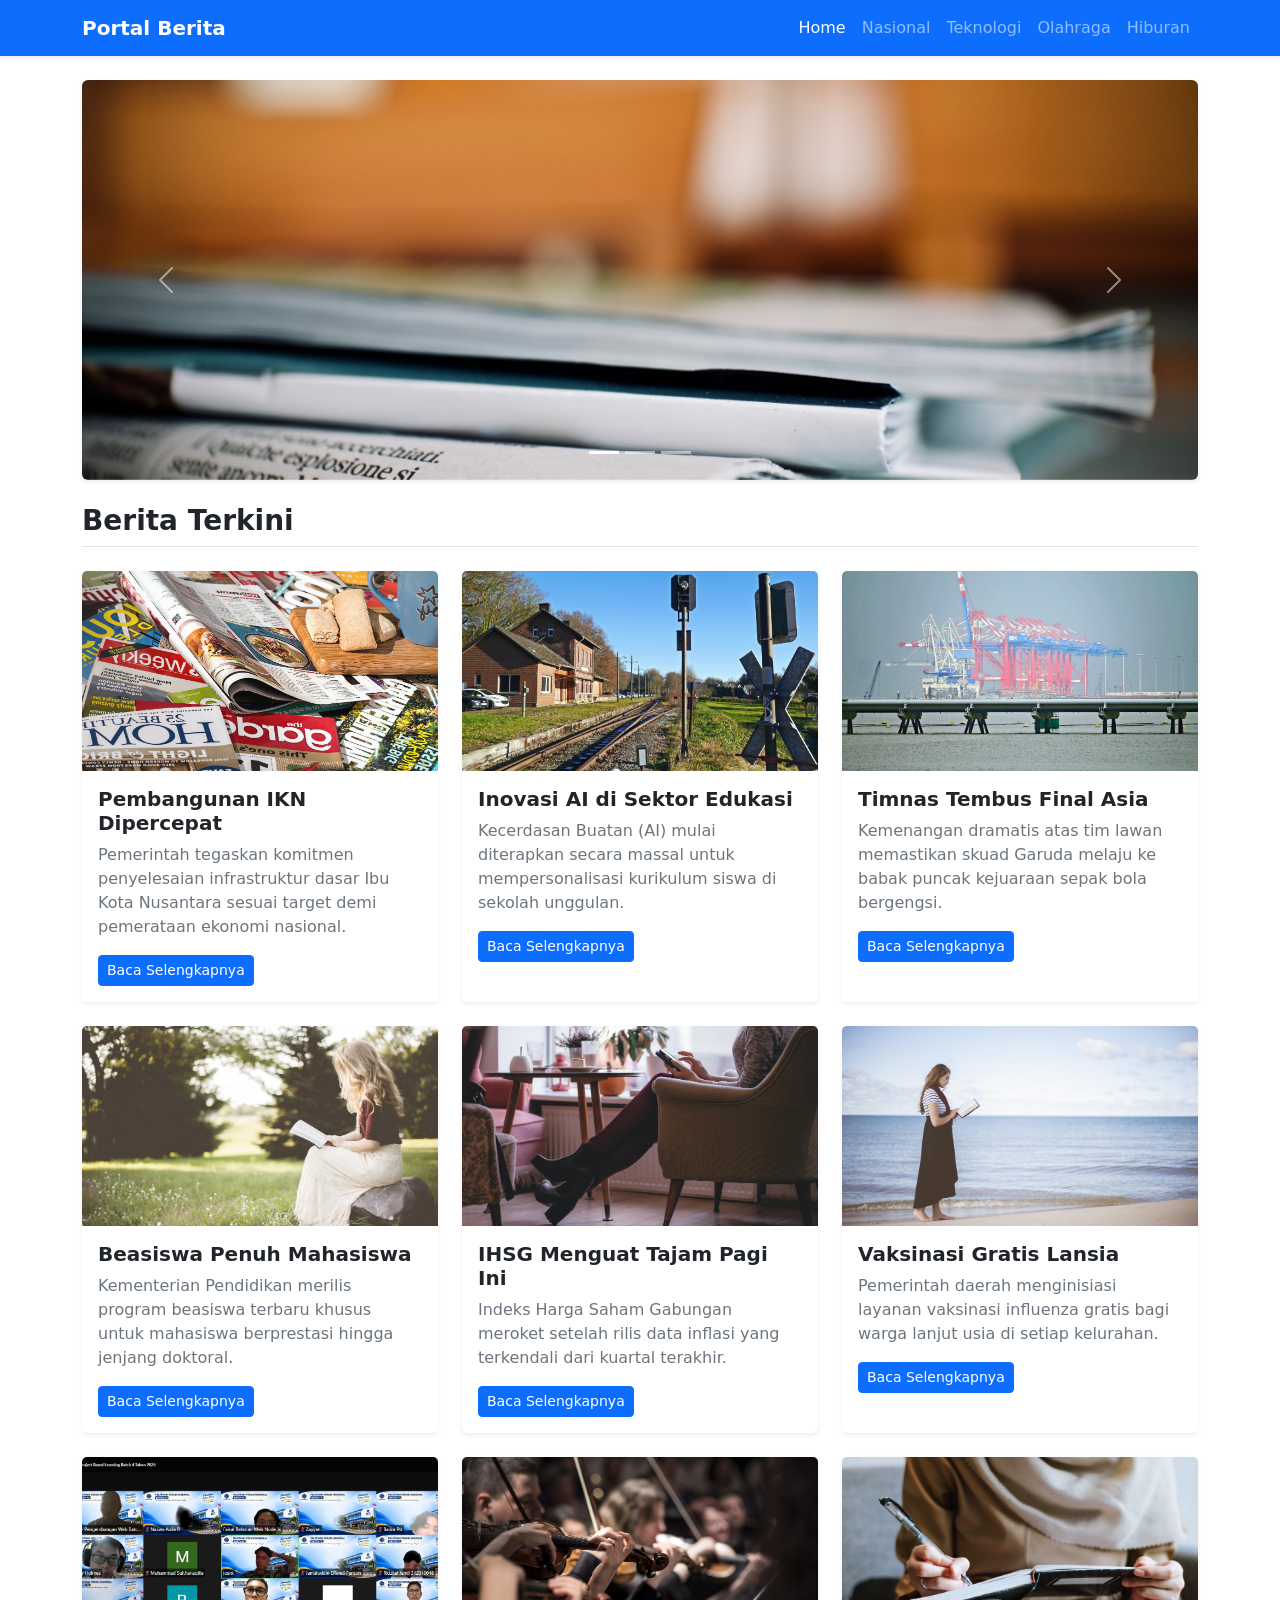
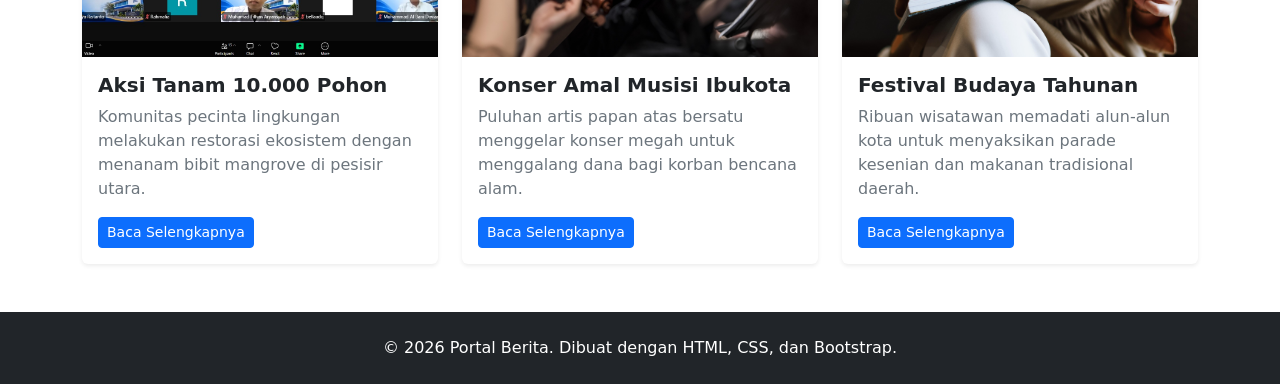
<file: Latihan/index.html>
<!DOCTYPE html>
<html lang="id">
<head>
    <meta charset="UTF-8">
    <meta name="viewport" content="width=device-width, initial-scale=1.0">
    <title>Portal Berita Terkini</title>
    
    <!-- Memuat Bootstrap CSS dari CDN sesuai materi -->
    <link href="https://cdn.jsdelivr.net/npm/bootstrap@5.3.8/dist/css/bootstrap.min.css" rel="stylesheet" integrity="sha384-sRIl4kxILFvY47J16cr9ZwB07vP4J8+LH7qKQnuqkuIAvNWLzeN8tE5YBujZqJLB" crossorigin="anonymous">
    
    <!-- External CSS -->
    <link rel="stylesheet" href="style.css">
</head>
<body>

    <!-- 1. BAGIAN NAVBAR -->
    <nav class="navbar navbar-expand-lg navbar-dark bg-primary sticky-top shadow-sm">
        <div class="container">
            <a class="navbar-brand fw-bold" href="#">Portal Berita</a>
            <button class="navbar-toggler" type="button" data-bs-toggle="collapse" data-bs-target="#navbarNav" aria-controls="navbarNav" aria-expanded="false" aria-label="Toggle navigation">
                <span class="navbar-toggler-icon"></span>
            </button>
            <div class="collapse navbar-collapse" id="navbarNav">
                <ul class="navbar-nav ms-auto">
                    <li class="nav-item"><a class="nav-link active" aria-current="page" href="#">Home</a></li>
                    <li class="nav-item"><a class="nav-link" href="#">Nasional</a></li>
                    <li class="nav-item"><a class="nav-link" href="#">Teknologi</a></li>
                    <li class="nav-item"><a class="nav-link" href="#">Olahraga</a></li>
                    <li class="nav-item"><a class="nav-link" href="#">Hiburan</a></li>
                </ul>
            </div>
        </div>
    </nav>

    <main>
        <!-- 2. BAGIAN CAROUSEL IMAGE -->
        <section class="container my-4">
            <div id="carouselExampleIndicators" class="carousel slide shadow-sm rounded">
                <div class="carousel-indicators">
                    <button type="button" data-bs-target="#carouselExampleIndicators" data-bs-slide-to="0" class="active" aria-current="true" aria-label="Slide 1"></button>
                    <button type="button" data-bs-target="#carouselExampleIndicators" data-bs-slide-to="1" aria-label="Slide 2"></button>
                    <button type="button" data-bs-target="#carouselExampleIndicators" data-bs-slide-to="2" aria-label="Slide 3"></button>
                </div>
                <div class="carousel-inner rounded">
                    <div class="carousel-item active">
                        <img src="gambar1.jpg" class="d-block w-100 carousel-custom" alt="Headline Berita Utama">
                    </div>
                    <div class="carousel-item">
                        <img src="gambar2.jpg" class="d-block w-100 carousel-custom" alt="Headline Berita Nasional">
                    </div>
                    <div class="carousel-item">
                        <img src="gambar3.jpg" class="d-block w-100 carousel-custom" alt="Headline Berita Internasional">
                    </div>
                </div>
                <button class="carousel-control-prev" type="button" data-bs-target="#carouselExampleIndicators" data-bs-slide="prev">
                    <span class="carousel-control-prev-icon" aria-hidden="true"></span>
                    <span class="visually-hidden">Previous</span>
                </button>
                <button class="carousel-control-next" type="button" data-bs-target="#carouselExampleIndicators" data-bs-slide="next">
                    <span class="carousel-control-next-icon" aria-hidden="true"></span>
                    <span class="visually-hidden">Next</span>
                </button>
            </div>
        </section>

        <!-- 3. BAGIAN KOLOM BERITA (GRID 3x3) -->
        <section class="container mb-5">
            <h3 class="mb-4 fw-bold border-bottom pb-2">Berita Terkini</h3>
            
            <!-- Baris 1 -->
            <div class="row gy-4 mb-4">
                <div class="col-md-4">
                    <div class="card h-100 shadow-sm border-0">
                        <img src="gambar4.jpg" class="card-img-top card-img-custom" alt="Berita Nasional">
                        <div class="card-body">
                            <h5 class="card-title fw-bold">Pembangunan IKN Dipercepat</h5>
                            <p class="card-text text-secondary">Pemerintah tegaskan komitmen penyelesaian infrastruktur dasar Ibu Kota Nusantara sesuai target demi pemerataan ekonomi nasional.</p>
                            <a href="#" class="btn btn-sm btn-primary">Baca Selengkapnya</a>
                        </div>
                    </div>
                </div>
                <div class="col-md-4">
                    <div class="card h-100 shadow-sm border-0">
                        <img src="gambar5.jpg" class="card-img-top card-img-custom" alt="Perkembangan Teknologi">
                        <div class="card-body">
                            <h5 class="card-title fw-bold">Inovasi AI di Sektor Edukasi</h5>
                            <p class="card-text text-secondary">Kecerdasan Buatan (AI) mulai diterapkan secara massal untuk mempersonalisasi kurikulum siswa di sekolah unggulan.</p>
                            <a href="#" class="btn btn-sm btn-primary">Baca Selengkapnya</a>
                        </div>
                    </div>
                </div>
                <div class="col-md-4">
                    <div class="card h-100 shadow-sm border-0">
                        <img src="gambar6.jpg" class="card-img-top card-img-custom" alt="Berita Olahraga">
                        <div class="card-body">
                            <h5 class="card-title fw-bold">Timnas Tembus Final Asia</h5>
                            <p class="card-text text-secondary">Kemenangan dramatis atas tim lawan memastikan skuad Garuda melaju ke babak puncak kejuaraan sepak bola bergengsi.</p>
                            <a href="#" class="btn btn-sm btn-primary">Baca Selengkapnya</a>
                        </div>
                    </div>
                </div>
            </div>

            <!-- Baris 2 -->
            <div class="row gy-4 mb-4">
                <div class="col-md-4">
                    <div class="card h-100 shadow-sm border-0">
                        <img src="gambar7.jpg" class="card-img-top card-img-custom" alt="Berita Pendidikan">
                        <div class="card-body">
                            <h5 class="card-title fw-bold">Beasiswa Penuh Mahasiswa</h5>
                            <p class="card-text text-secondary">Kementerian Pendidikan merilis program beasiswa terbaru khusus untuk mahasiswa berprestasi hingga jenjang doktoral.</p>
                            <a href="#" class="btn btn-sm btn-primary">Baca Selengkapnya</a>
                        </div>
                    </div>
                </div>
                <div class="col-md-4">
                    <div class="card h-100 shadow-sm border-0">
                        <img src="gambar8.jpg" class="card-img-top card-img-custom" alt="Berita Ekonomi">
                        <div class="card-body">
                            <h5 class="card-title fw-bold">IHSG Menguat Tajam Pagi Ini</h5>
                            <p class="card-text text-secondary">Indeks Harga Saham Gabungan meroket setelah rilis data inflasi yang terkendali dari kuartal terakhir.</p>
                            <a href="#" class="btn btn-sm btn-primary">Baca Selengkapnya</a>
                        </div>
                    </div>
                </div>
                <div class="col-md-4">
                    <div class="card h-100 shadow-sm border-0">
                        <img src="gambar9.jpg" class="card-img-top card-img-custom" alt="Berita Kesehatan">
                        <div class="card-body">
                            <h5 class="card-title fw-bold">Vaksinasi Gratis Lansia</h5>
                            <p class="card-text text-secondary">Pemerintah daerah menginisiasi layanan vaksinasi influenza gratis bagi warga lanjut usia di setiap kelurahan.</p>
                            <a href="#" class="btn btn-sm btn-primary">Baca Selengkapnya</a>
                        </div>
                    </div>
                </div>
            </div>

            <!-- Baris 3 -->
            <div class="row gy-4">
                <div class="col-md-4">
                    <div class="card h-100 shadow-sm border-0">
                        <img src="gambar10.jpg" class="card-img-top card-img-custom" alt="Berita Lingkungan">
                        <div class="card-body">
                            <h5 class="card-title fw-bold">Aksi Tanam 10.000 Pohon</h5>
                            <p class="card-text text-secondary">Komunitas pecinta lingkungan melakukan restorasi ekosistem dengan menanam bibit mangrove di pesisir utara.</p>
                            <a href="#" class="btn btn-sm btn-primary">Baca Selengkapnya</a>
                        </div>
                    </div>
                </div>
                <div class="col-md-4">
                    <div class="card h-100 shadow-sm border-0">
                        <img src="gambar11.jpg" class="card-img-top card-img-custom" alt="Berita Hiburan">
                        <div class="card-body">
                            <h5 class="card-title fw-bold">Konser Amal Musisi Ibukota</h5>
                            <p class="card-text text-secondary">Puluhan artis papan atas bersatu menggelar konser megah untuk menggalang dana bagi korban bencana alam.</p>
                            <a href="#" class="btn btn-sm btn-primary">Baca Selengkapnya</a>
                        </div>
                    </div>
                </div>
                <div class="col-md-4">
                    <div class="card h-100 shadow-sm border-0">
                        <img src="gambar12.jpg" class="card-img-top card-img-custom" alt="Berita Daerah">
                        <div class="card-body">
                            <h5 class="card-title fw-bold">Festival Budaya Tahunan</h5>
                            <p class="card-text text-secondary">Ribuan wisatawan memadati alun-alun kota untuk menyaksikan parade kesenian dan makanan tradisional daerah.</p>
                            <a href="#" class="btn btn-sm btn-primary">Baca Selengkapnya</a>
                        </div>
                    </div>
                </div>
            </div>
        </section>
    </main>

    <!-- BAGIAN FOOTER -->
    <footer class="bg-dark text-white text-center py-4 mt-auto">
        <div class="container">
            <p class="mb-0">&copy; 2026 Portal Berita. Dibuat dengan HTML, CSS, dan Bootstrap.</p>
        </div>
    </footer>

    <!-- Memuat Bootstrap Javascript sesuai urutan materi (sebelum tag body tutup) -->
    <script src="https://cdn.jsdelivr.net/npm/bootstrap@5.3.8/dist/js/bootstrap.bundle.min.js" integrity="sha384-FKyoEForCGlyvwx9Hj09JcYn3nv7wiPVlz7YYwJrWVcXK/BmnVDxM+D2scQbITxI" crossorigin="anonymous"></script>
</body>
</html>
</file>
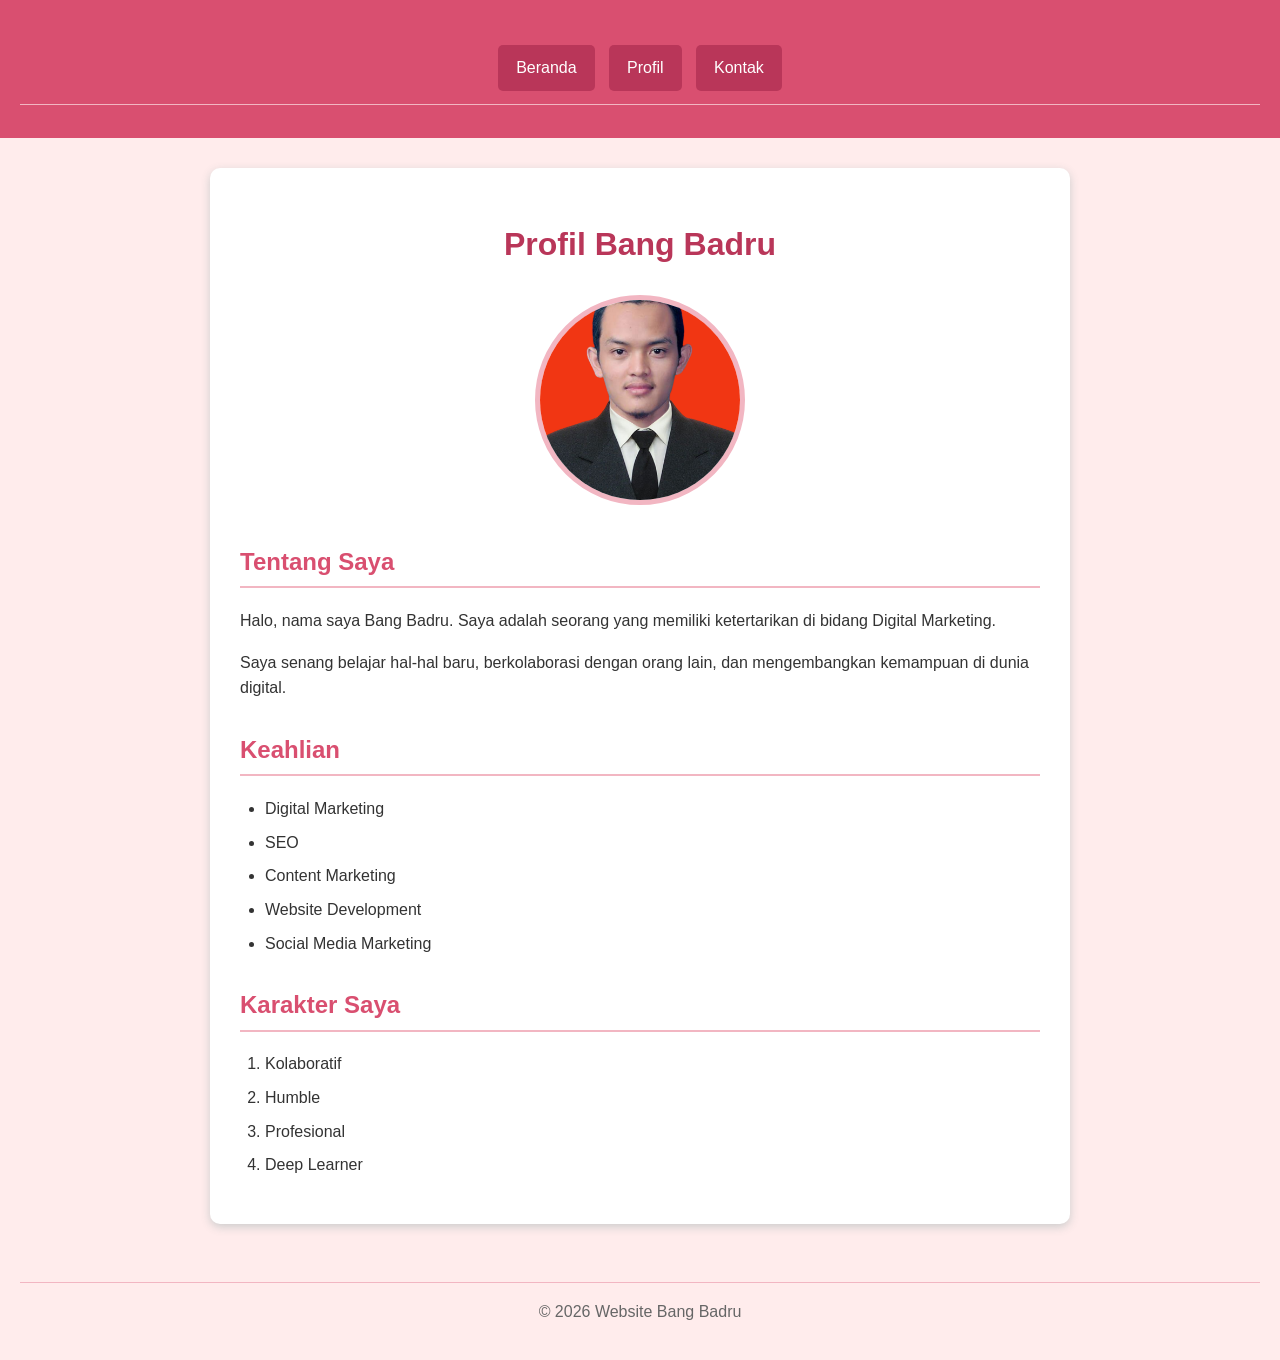
<file: Profil.html>
<!DOCTYPE html>
<html lang="en">
<head>
    <meta charset="UTF-8">
    <meta name="viewport" content="width=device-width, initial-scale=1.0">
    <title>Profil Bang Badru</title>
<link rel="stylesheet" href="style.css">
</head>

<body bgcolor="#FFBBBB">

    <!-- Header -->
    <header>
        <center>

            <!-- Navigasi -->
            <nav>
                <a href="index.html">Beranda</a>
                <a href="profil.html">Profil</a>
                <a href="kontak.html">Kontak</a>
            </nav>

        </center>

        <hr>
    </header>

    <!-- Konten Utama -->
    <main>

        <h1 align="center">Profil Bang Badru</h1>

        <center>
            <img src="profile.jpg" alt="Foto Bang Badru" width="200">
        </center>

        <h2>Tentang Saya</h2>

        <p>
            Halo, nama saya Bang Badru. Saya adalah seorang yang memiliki
            ketertarikan di bidang Digital Marketing.
        </p>

        <p>
            Saya senang belajar hal-hal baru, berkolaborasi dengan orang lain,
            dan mengembangkan kemampuan di dunia digital.
        </p>

        <h2>Keahlian</h2>

        <ul>
            <li>Digital Marketing</li>
            <li>SEO</li>
            <li>Content Marketing</li>
            <li>Website Development</li>
            <li>Social Media Marketing</li>
        </ul>

        <h2>Karakter Saya</h2>

        <ol>
            <li>Kolaboratif</li>
            <li>Humble</li>
            <li>Profesional</li>
            <li>Deep Learner</li>
        </ol>

    </main>

    <!-- Footer -->
    <footer>

        <hr>

        <p align="center">
            &copy; 2026 Website Bang Badru
        </p>

    </footer>

</body>
</html>
</file>
<file: Latihan/style.css>
/* Styling gambar untuk menghindari distorsi/memanjang */
.card-img-custom {
    height: 200px;
    object-fit: cover;
    width: 100%;
}
.carousel-custom {
    height: 400px;
    object-fit: cover;
    width: 100%;
}
</file>
<file: style.css>
/* style.css */

/* Pengaturan dasar */
body {
    margin: 0;
    padding: 0;
    font-family: Arial, sans-serif;
    background-color: #ffecec;
    color: #333;
    line-height: 1.6;
}

/* Header */
header {
    background-color: #d94f70;
    padding: 25px 20px;
    color: white;
}

nav {
    margin-top: 15px;
}

nav a {
    display: inline-block;
    margin: 5px;
    padding: 10px 18px;
    color: white;
    background-color: #b93659;
    text-decoration: none;
    border-radius: 5px;
}

nav a:hover {
    background-color: #8f2946;
}

/* Konten utama */
main {
    max-width: 800px;
    margin: 30px auto;
    padding: 30px;
    background-color: white;
    border-radius: 10px;
    box-shadow: 0 3px 10px #cccccc;
}

h1 {
    color: #b93659;
    margin-bottom: 25px;
}

h2 {
    color: #d94f70;
    border-bottom: 2px solid #f2b6c2;
    padding-bottom: 5px;
    margin-top: 30px;
}

/* Foto profil */
main img {
    width: 200px;
    height: 200px;
    object-fit: cover;
    border-radius: 50%;
    border: 5px solid #f2b6c2;
}

/* Daftar */
ul, ol {
    padding-left: 25px;
}

li {
    margin-bottom: 8px;
}

/* Garis pemisah */
hr {
    border: 0;
    border-top: 1px solid #f2b6c2;
}

/* Footer */
footer {
    padding: 20px;
    color: #666;
}
</file>
